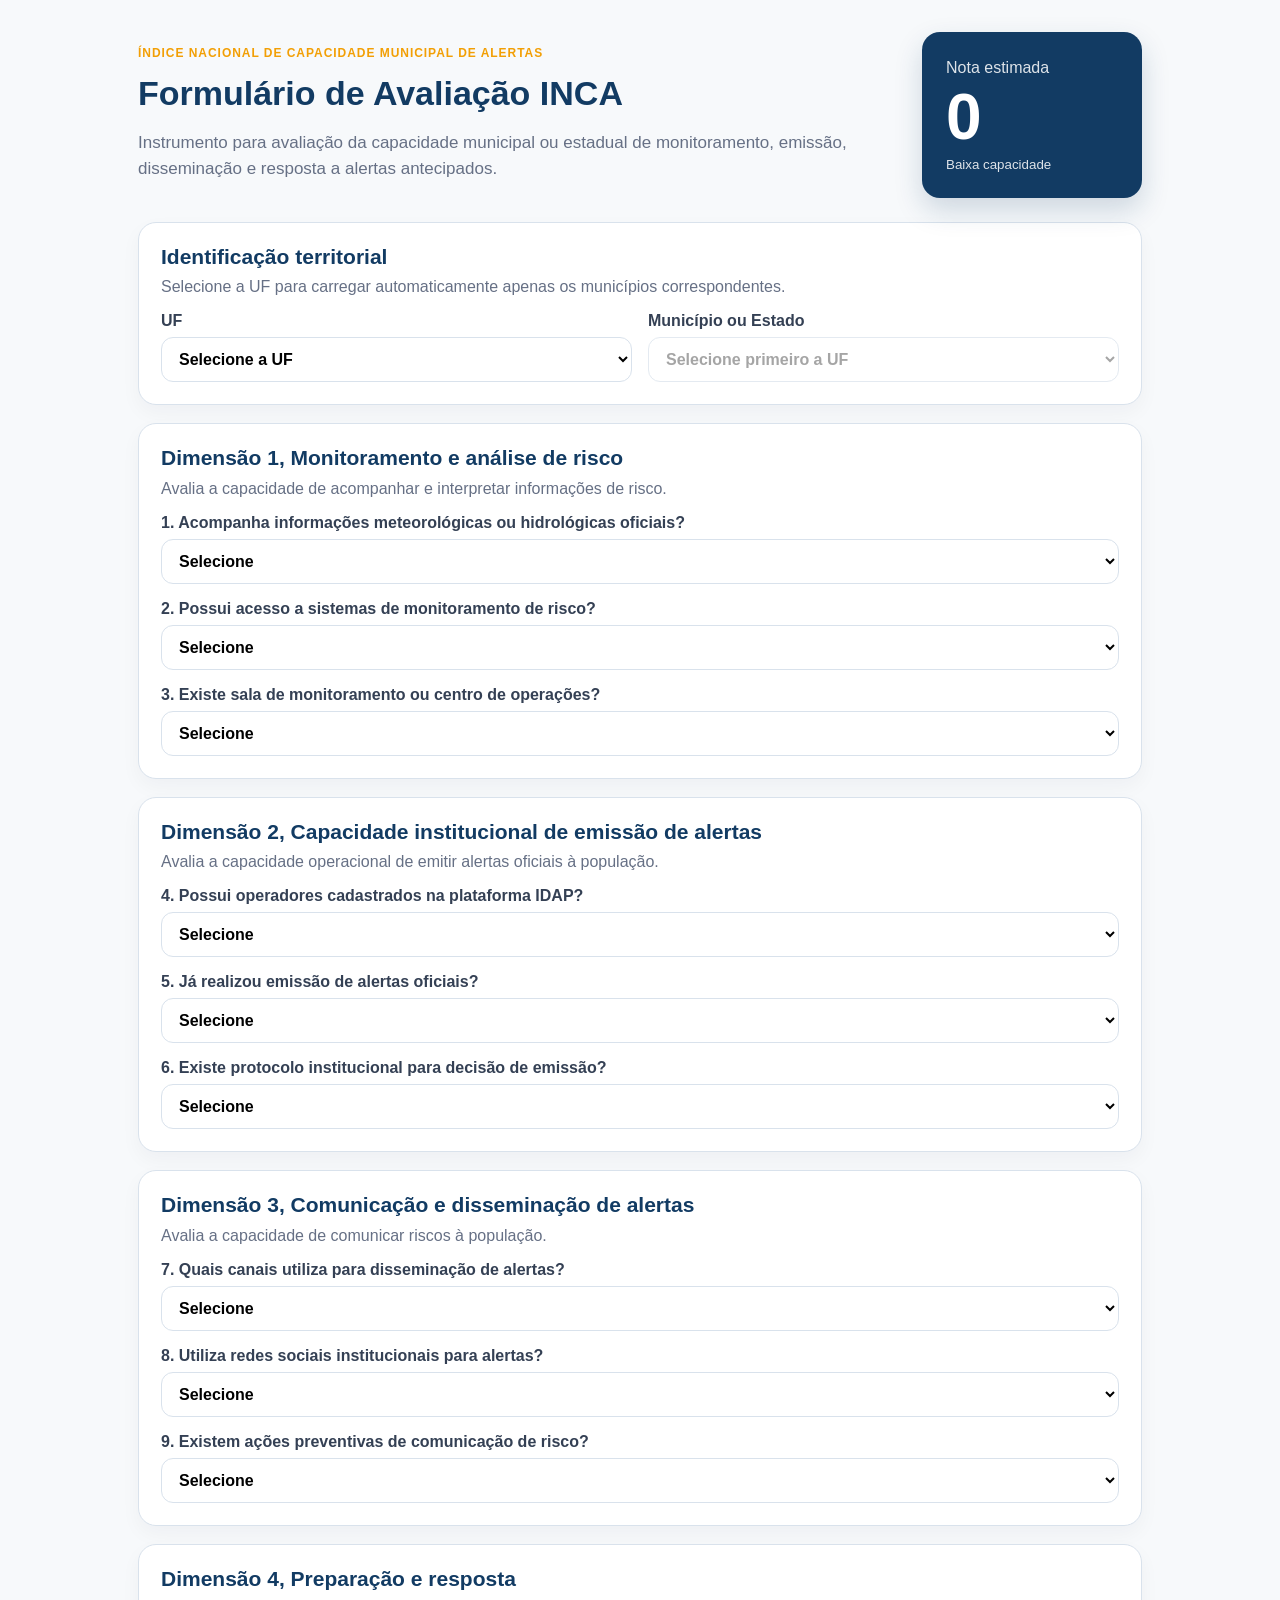
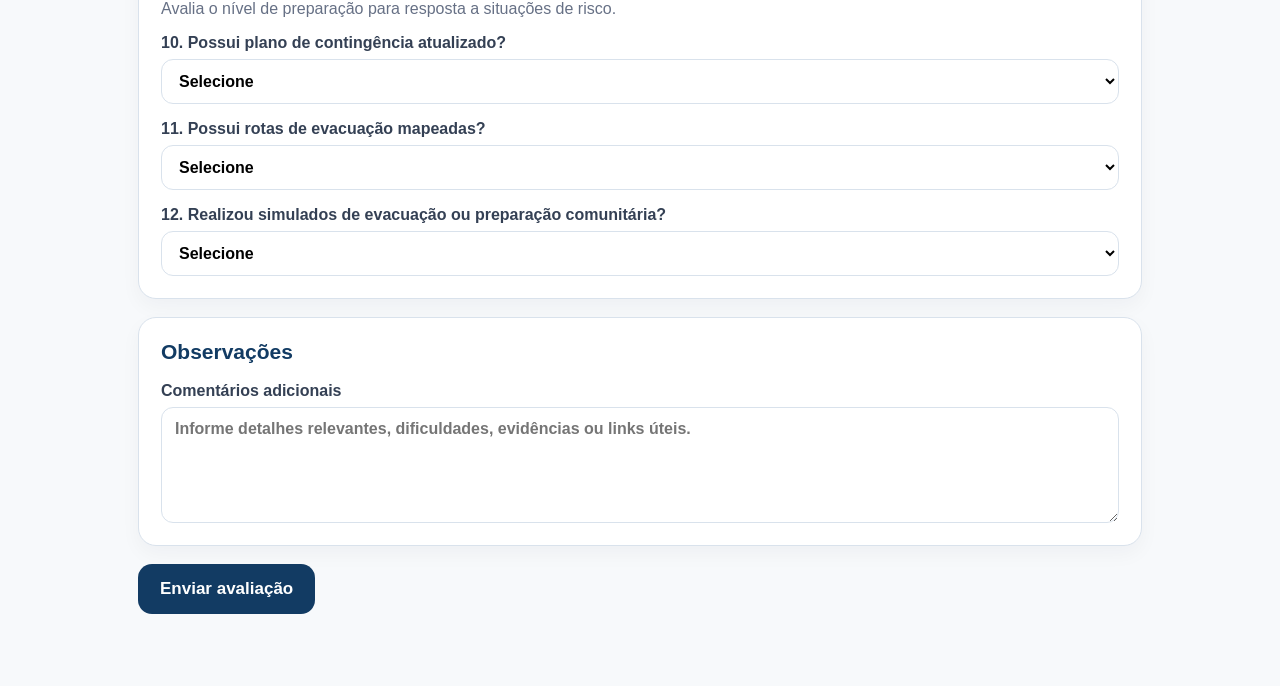
<file: docs/index.html>
<!doctype html>
<html lang="pt-BR">
<head>
  <meta charset="utf-8">
  <meta name="viewport" content="width=device-width, initial-scale=1">
  <title>INCA - Formulário Municipal</title>
  <link rel="stylesheet" href="assets/style.css">
</head>
<body>
  <main class="container">
    <section class="hero">
      <div>
        <p class="eyebrow">Índice Nacional de Capacidade Municipal de Alertas</p>
        <h1>Formulário de Avaliação INCA</h1>
        <p>Instrumento para avaliação da capacidade municipal ou estadual de monitoramento, emissão, disseminação e resposta a alertas antecipados.</p>
      </div>
      <div class="score-card">
        <span>Nota estimada</span>
        <strong id="scorePreview">0</strong>
        <small id="classPreview">Preenchimento iniciado</small>
      </div>
    </section>

    <form id="incaForm">
      <section class="card">
        <h2>Identificação territorial</h2>
        <p class="hint">Selecione a UF para carregar automaticamente apenas os municípios correspondentes.</p>
        <div class="grid">
          <label>UF
            <select name="uf" id="ufSelect" required>
              <option value="">Selecione a UF</option>
            </select>
          </label>
          <label>Município ou Estado
            <select name="municipio" id="municipioSelect" required disabled>
              <option value="">Selecione primeiro a UF</option>
            </select>
          </label>
        </div>
      </section>

      <section class="card">
        <h2>Dimensão 1, Monitoramento e análise de risco</h2>
        <p class="hint">Avalia a capacidade de acompanhar e interpretar informações de risco.</p>
        <div class="questions" data-dim="monitoramento">
          <label>1. Acompanha informações meteorológicas ou hidrológicas oficiais?
            <select name="q1" required>
              <option value="">Selecione</option>
              <option value="0">0, não acompanha</option>
              <option value="5">5, acompanha de forma ocasional</option>
              <option value="10">10, acompanha de forma sistemática</option>
            </select>
          </label>
          <label>2. Possui acesso a sistemas de monitoramento de risco?
            <select name="q2" required>
              <option value="">Selecione</option>
              <option value="0">0, não possui</option>
              <option value="5">5, acesso limitado</option>
              <option value="10">10, acesso regular e institucionalizado</option>
            </select>
          </label>
          <label>3. Existe sala de monitoramento ou centro de operações?
            <select name="q3" required>
              <option value="">Selecione</option>
              <option value="0">0, não existe</option>
              <option value="5">5, estrutura informal</option>
              <option value="10">10, estrutura institucionalizada</option>
            </select>
          </label>
        </div>
      </section>

      <section class="card">
        <h2>Dimensão 2, Capacidade institucional de emissão de alertas</h2>
        <p class="hint">Avalia a capacidade operacional de emitir alertas oficiais à população.</p>
        <div class="questions">
          <label>4. Possui operadores cadastrados na plataforma IDAP?
            <select name="q4" required>
              <option value="">Selecione</option>
              <option value="0">0, não</option>
              <option value="5">5, cadastro parcial</option>
              <option value="10">10, operadores ativos</option>
            </select>
          </label>
          <label>5. Já realizou emissão de alertas oficiais?
            <select name="q5" required>
              <option value="">Selecione</option>
              <option value="0">0, nunca</option>
              <option value="5">5, eventualmente</option>
              <option value="10">10, regularmente</option>
            </select>
          </label>
          <label>6. Existe protocolo institucional para decisão de emissão?
            <select name="q6" required>
              <option value="">Selecione</option>
              <option value="0">0, não existe</option>
              <option value="5">5, informal</option>
              <option value="10">10, formalizado</option>
            </select>
          </label>
        </div>
      </section>

      <section class="card">
        <h2>Dimensão 3, Comunicação e disseminação de alertas</h2>
        <p class="hint">Avalia a capacidade de comunicar riscos à população.</p>
        <div class="questions">
          <label>7. Quais canais utiliza para disseminação de alertas?
            <select name="q7" required>
              <option value="">Selecione</option>
              <option value="0">0, nenhum</option>
              <option value="5">5, um canal</option>
              <option value="10">10, múltiplos canais</option>
            </select>
          </label>
          <label>8. Utiliza redes sociais institucionais para alertas?
            <select name="q8" required>
              <option value="">Selecione</option>
              <option value="0">0, não</option>
              <option value="5">5, ocasionalmente</option>
              <option value="10">10, regularmente</option>
            </select>
          </label>
          <label>9. Existem ações preventivas de comunicação de risco?
            <select name="q9" required>
              <option value="">Selecione</option>
              <option value="0">0, inexistente</option>
              <option value="5">5, pontual</option>
              <option value="10">10, regular</option>
            </select>
          </label>
        </div>
      </section>

      <section class="card">
        <h2>Dimensão 4, Preparação e resposta</h2>
        <p class="hint">Avalia o nível de preparação para resposta a situações de risco.</p>
        <div class="questions">
          <label>10. Possui plano de contingência atualizado?
            <select name="q10" required>
              <option value="">Selecione</option>
              <option value="0">0, inexistente</option>
              <option value="5">5, desatualizado</option>
              <option value="10">10, atualizado</option>
            </select>
          </label>
          <label>11. Possui rotas de evacuação mapeadas?
            <select name="q11" required>
              <option value="">Selecione</option>
              <option value="0">0, não</option>
              <option value="5">5, parcialmente</option>
              <option value="10">10, completamente</option>
            </select>
          </label>
          <label>12. Realizou simulados de evacuação ou preparação comunitária?
            <select name="q12" required>
              <option value="">Selecione</option>
              <option value="0">0, nunca</option>
              <option value="5">5, ocasionalmente</option>
              <option value="10">10, regularmente</option>
            </select>
          </label>
        </div>
      </section>

      <section class="card">
        <h2>Observações</h2>
        <label>Comentários adicionais
          <textarea name="observacoes" rows="5" placeholder="Informe detalhes relevantes, dificuldades, evidências ou links úteis."></textarea>
        </label>
      </section>

      <button class="primary" type="submit">Enviar avaliação</button>
      <p id="status" class="status"></p>
    </form>
  </main>
  <script src="assets/app.js"></script>
</body>
</html>
</file>
<file: docs/assets/style.css>
:root {
  --blue: #123b63;
  --light-blue: #eaf3fb;
  --orange: #f29f05;
  --grey: #667085;
  --border: #d9e2ec;
  --bg: #f7f9fb;
}

* { box-sizing: border-box; }

body {
  margin: 0;
  font-family: Arial, Helvetica, sans-serif;
  background: var(--bg);
  color: #1f2937;
}

.container {
  max-width: 1040px;
  margin: 0 auto;
  padding: 32px 18px 56px;
}

.hero {
  display: grid;
  grid-template-columns: 1fr 220px;
  gap: 24px;
  align-items: stretch;
  margin-bottom: 24px;
}

.hero h1 {
  color: var(--blue);
  font-size: 34px;
  margin: 8px 0;
}

.hero p {
  color: var(--grey);
  font-size: 17px;
  line-height: 1.5;
}

.eyebrow {
  text-transform: uppercase;
  letter-spacing: .08em;
  font-size: 12px !important;
  color: var(--orange) !important;
  font-weight: 700;
}

.score-card {
  background: var(--blue);
  color: white;
  border-radius: 18px;
  padding: 24px;
  display: flex;
  flex-direction: column;
  justify-content: center;
  box-shadow: 0 12px 28px rgba(18, 59, 99, .18);
}

.score-card span, .score-card small {
  opacity: .86;
}

.score-card strong {
  font-size: 64px;
  line-height: 1;
  margin: 8px 0;
}

.card {
  background: white;
  border: 1px solid var(--border);
  border-radius: 18px;
  padding: 22px;
  margin-bottom: 18px;
  box-shadow: 0 8px 20px rgba(16, 24, 40, .04);
}

.card h2 {
  margin-top: 0;
  color: var(--blue);
  font-size: 21px;
}

.hint {
  color: var(--grey);
  margin-top: -8px;
}

.grid {
  display: grid;
  grid-template-columns: repeat(2, minmax(0, 1fr));
  gap: 16px;
}

.questions {
  display: grid;
  gap: 16px;
}

label {
  display: grid;
  gap: 7px;
  font-weight: 700;
  color: #344054;
}

input, select, textarea {
  width: 100%;
  border: 1px solid var(--border);
  border-radius: 12px;
  padding: 12px 13px;
  font: inherit;
  background: white;
}

textarea { resize: vertical; }

.primary {
  background: var(--blue);
  color: white;
  border: 0;
  border-radius: 14px;
  padding: 15px 22px;
  font-size: 17px;
  font-weight: 700;
  cursor: pointer;
}

.primary:hover { filter: brightness(1.05); }

.status {
  font-weight: 700;
  color: var(--blue);
}

@media (max-width: 760px) {
  .hero, .grid {
    grid-template-columns: 1fr;
  }
}
</file>
